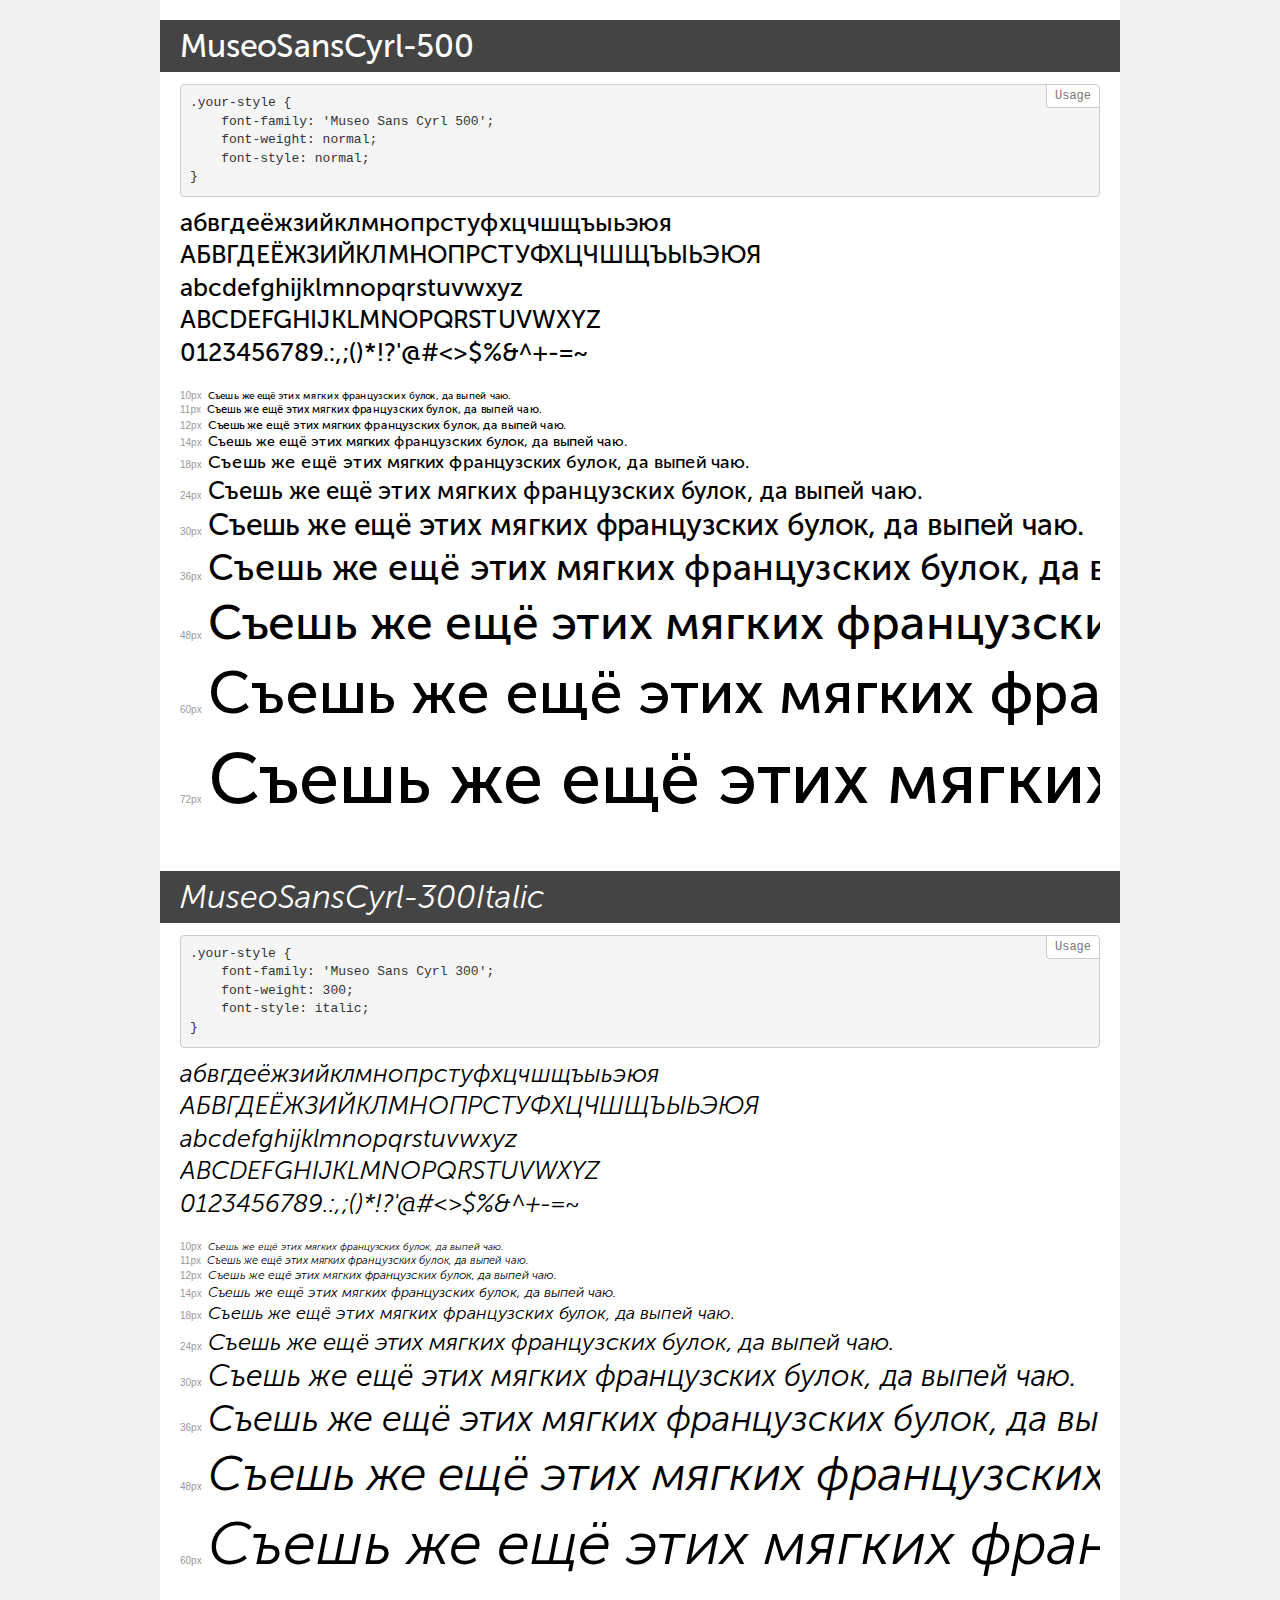
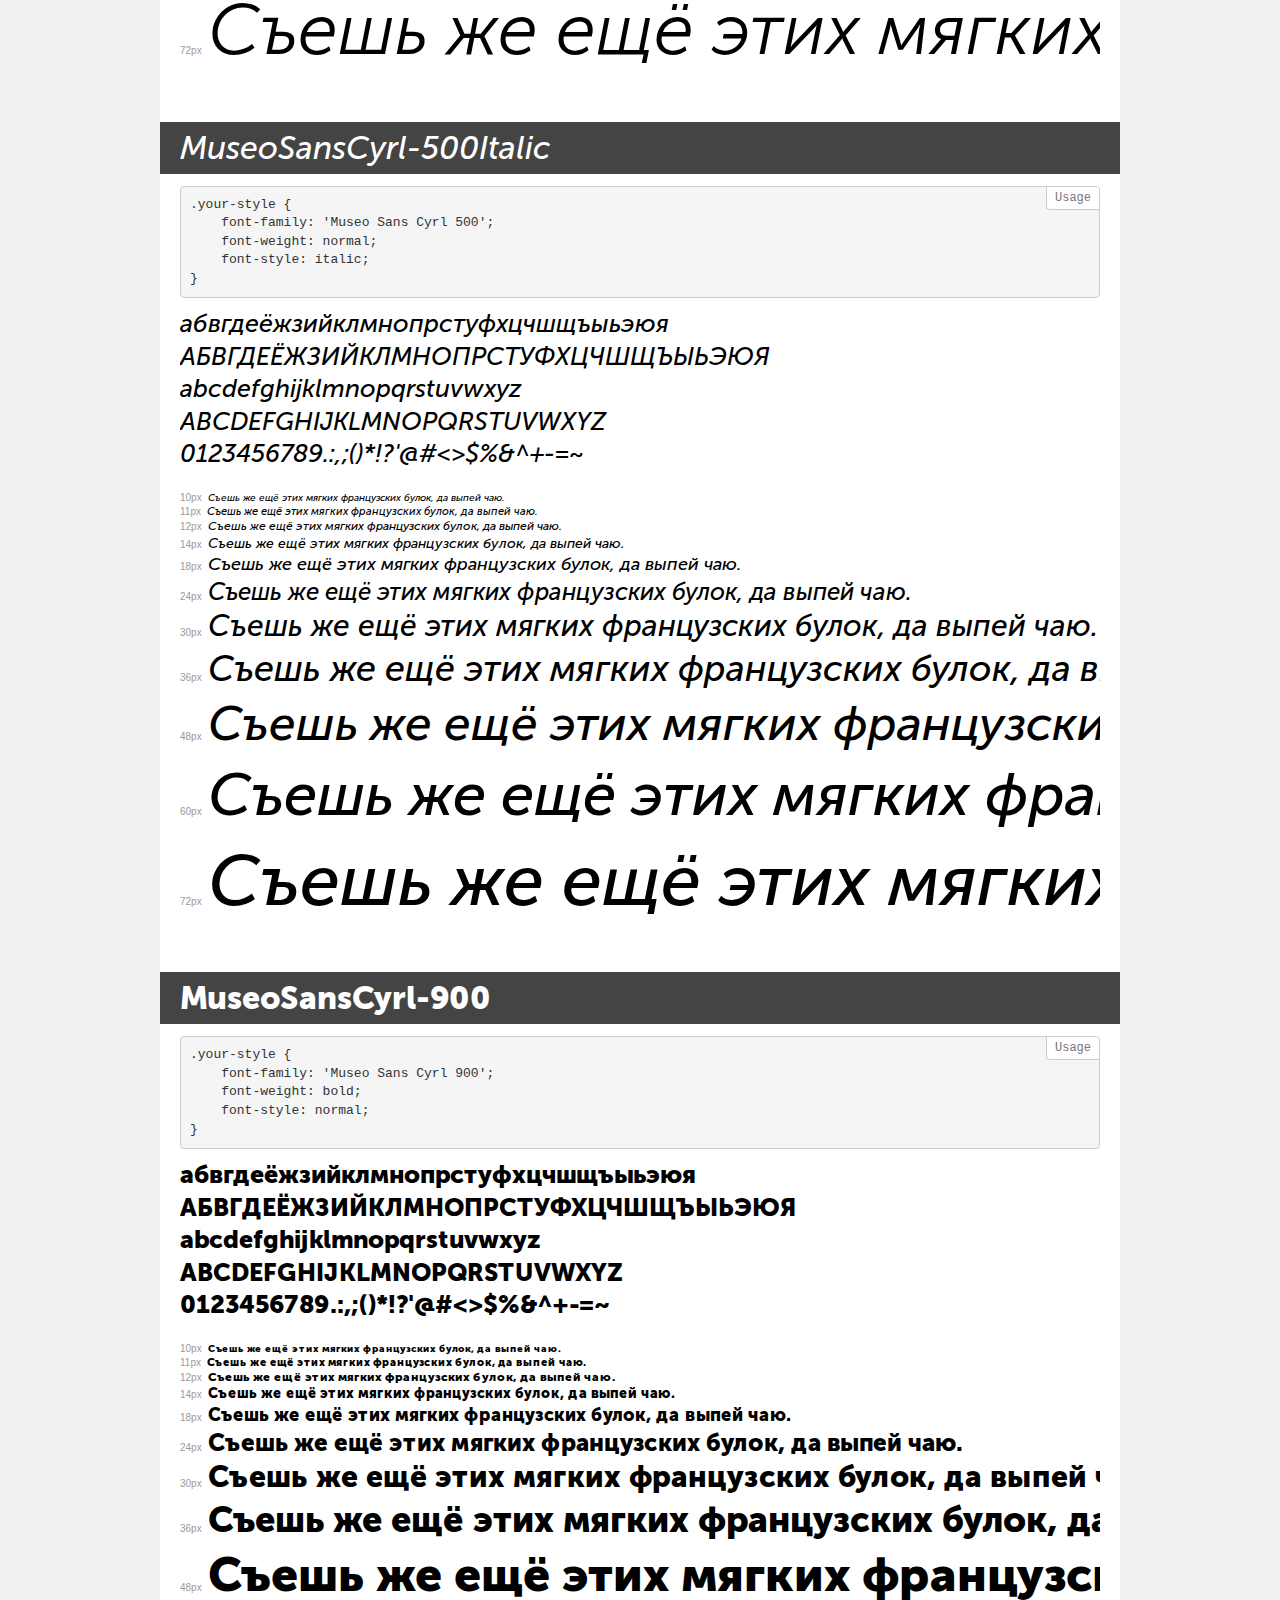
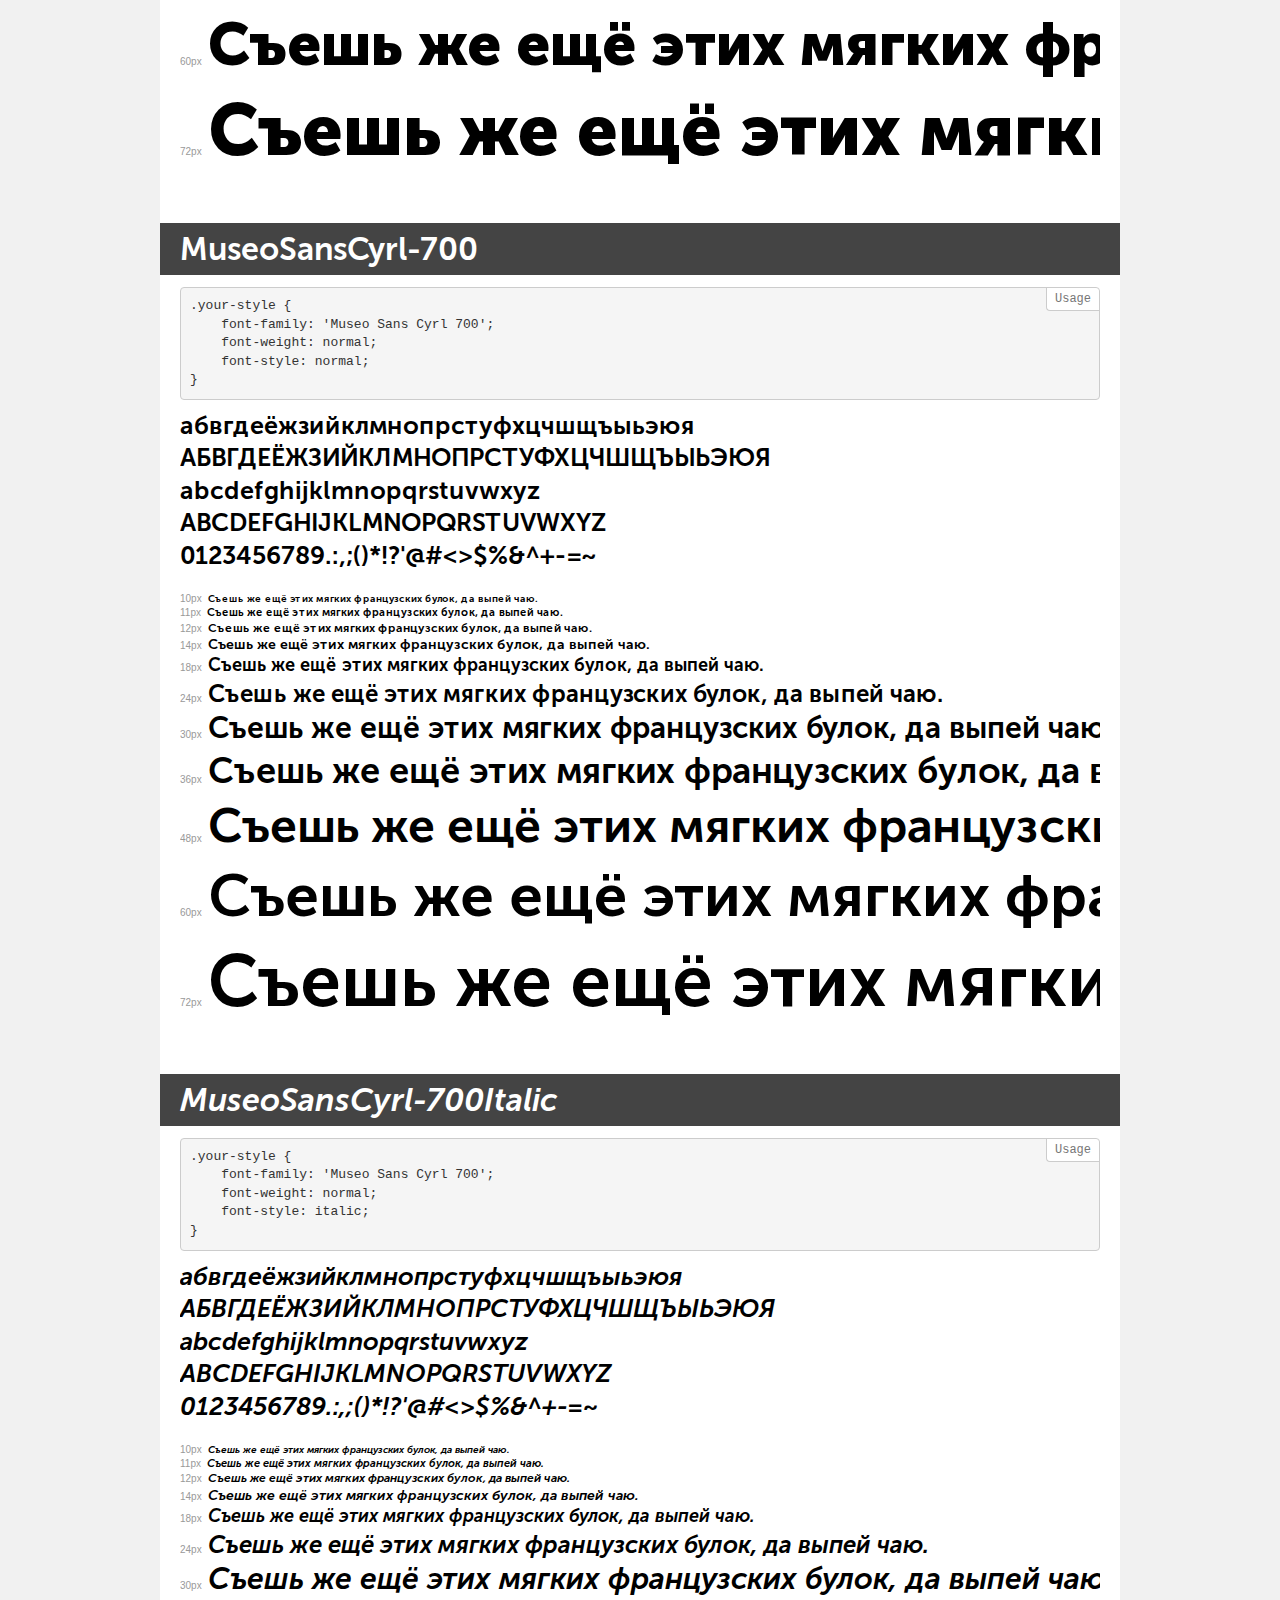
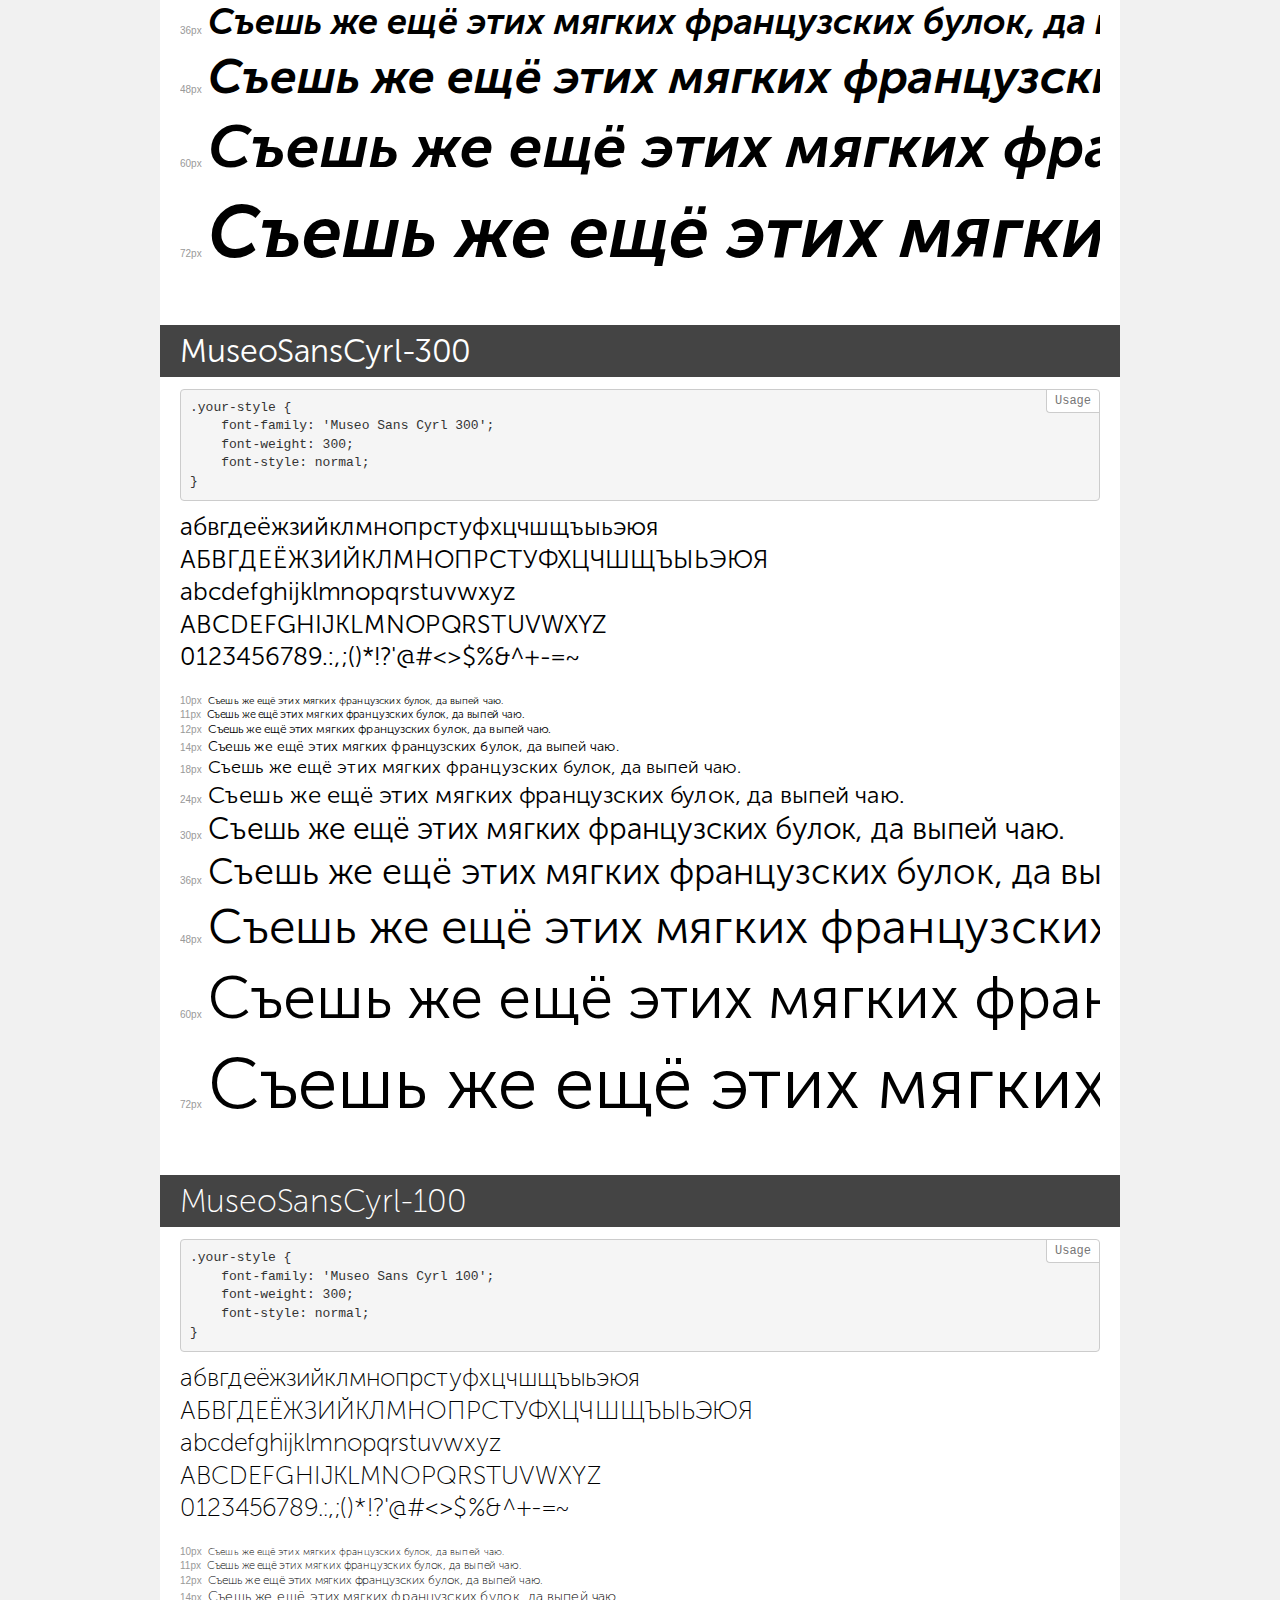
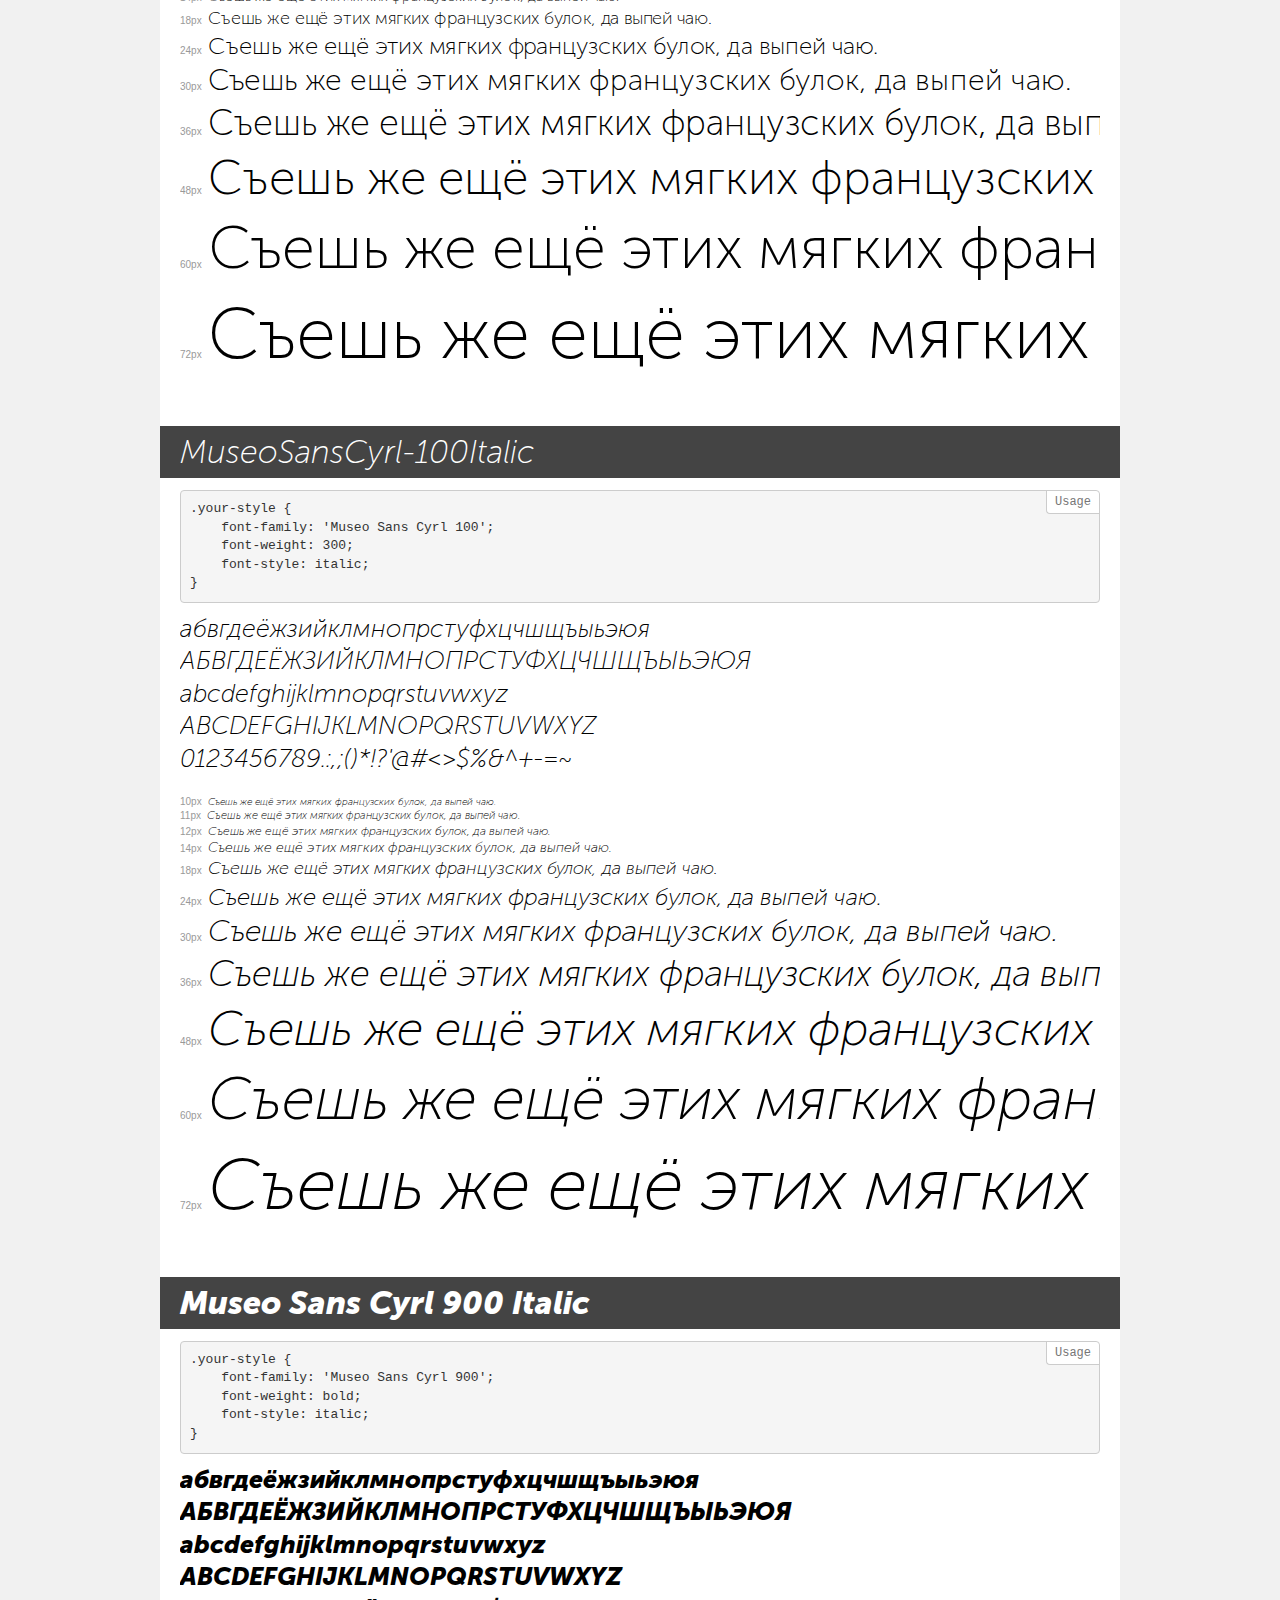
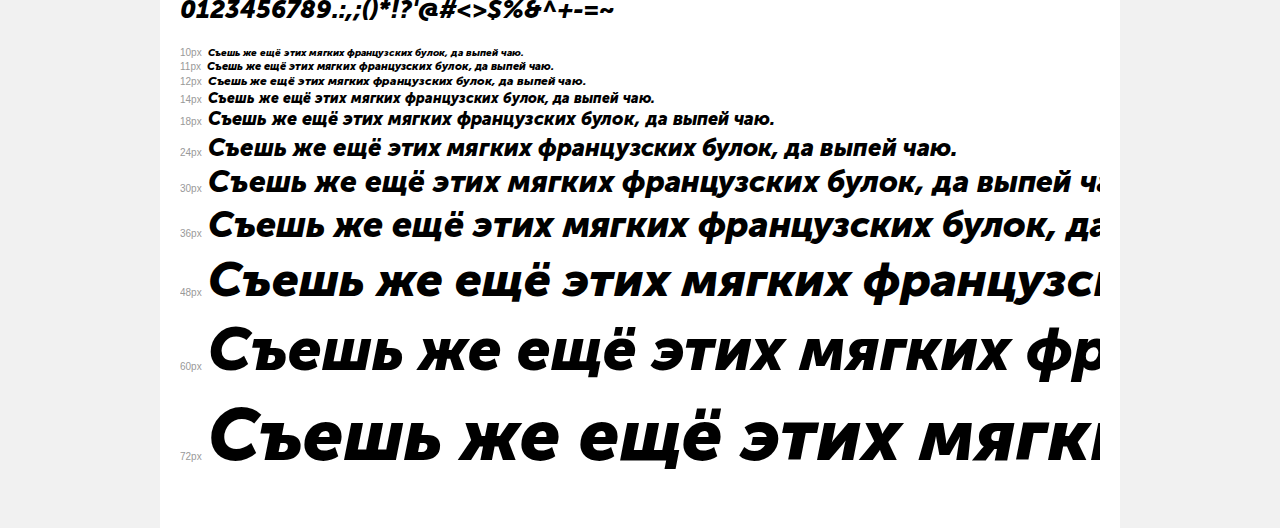
<file: fonts/demo.html>
<!DOCTYPE html>
<html>
<head>
	<meta charset="utf-8">
	<meta http-equiv="X-UA-Compatible" content="IE=edge">
	<meta name="viewport" content="width=device-width, initial-scale=1">
	<meta name="robots" content="noindex, noarchive">
	<title>Transfonter demo</title>
	<link href="stylesheet.css" rel="stylesheet">
	<style>
		/*
		http://meyerweb.com/eric/tools/css/reset/
		v2.0 | 20110126
		License: none (public domain)
		*/
		html, body, div, span, applet, object, iframe,
		h1, h2, h3, h4, h5, h6, p, blockquote, pre,
		a, abbr, acronym, address, big, cite, code,
		del, dfn, em, img, ins, kbd, q, s, samp,
		small, strike, strong, sub, sup, tt, var,
		b, u, i, center,
		dl, dt, dd, ol, ul, li,
		fieldset, form, label, legend,
		table, caption, tbody, tfoot, thead, tr, th, td,
		article, aside, canvas, details, embed,
		figure, figcaption, footer, header, hgroup,
		menu, nav, output, ruby, section, summary,
		time, mark, audio, video {
			margin: 0;
			padding: 0;
			border: 0;
			font-size: 100%;
			font: inherit;
			vertical-align: baseline;
		}
		/* HTML5 display-role reset for older browsers */
		article, aside, details, figcaption, figure,
		footer, header, hgroup, menu, nav, section {
			display: block;
		}
		body {
			line-height: 1;
		}
		ol, ul {
			list-style: none;
		}
		blockquote, q {
			quotes: none;
		}
		blockquote:before, blockquote:after,
		q:before, q:after {
			content: '';
			content: none;
		}
		table {
			border-collapse: collapse;
			border-spacing: 0;
		}
		/* common styles */
		body {
			background: #f1f1f1;
			color: #000;
		}
		.page {
			background: #fff;
			width: 920px;
			margin: 0 auto;
			padding: 20px 20px 0 20px;
			overflow: hidden;
		}
		.font-container {
			overflow-x: auto;
			overflow-y: hidden;
			margin-bottom: 40px;
			line-height: 1.3;
			white-space: nowrap;
			padding-bottom: 5px;
		}
		h1 {
			position: relative;
			background: #444;
			font-size: 32px;
			color: #fff;
			padding: 10px 20px;
			margin: 0 -20px 12px -20px;
		}
		.letters {
			font-size: 25px;
			margin-bottom: 20px;
		}
		.s10:before {
			content: '10px';
		}
		.s11:before {
			content: '11px';
		}
		.s12:before {
			content: '12px';
		}
		.s14:before {
			content: '14px';
		}
		.s18:before {
			content: '18px';
		}
		.s24:before {
			content: '24px';
		}
		.s30:before {
			content: '30px';
		}
		.s36:before {
			content: '36px';
		}
		.s48:before {
			content: '48px';
		}
		.s60:before {
			content: '60px';
		}
		.s72:before {
			content: '72px';
		}
		.s10:before, .s11:before, .s12:before, .s14:before,
		.s18:before, .s24:before, .s30:before, .s36:before,
		.s48:before, .s60:before, .s72:before {
			font-family: Arial, sans-serif;
			font-size: 10px;
			font-weight: normal;
			font-style: normal;
			color: #999;
			padding-right: 6px;
		}
		pre {
			display: block;
			position: relative;
			padding: 9px;
			margin: 0 0 10px;
			font-family: Monaco, Menlo, Consolas, "Courier New", monospace !important;
			font-size: 13px;
			line-height: 1.428571429;
			color: #333;
			font-weight: normal !important;
			font-style: normal !important;
			background-color: #f5f5f5;
			border: 1px solid #ccc;
			overflow-x: auto;
			border-radius: 4px;
		}
		pre:after {
			display: block;
			position: absolute;
			right: 0;
			top: 0;
			content: 'Usage';
			line-height: 1;
			padding: 5px 8px;
			font-size: 12px;
			color: #767676;
			background-color: #fff;
			border: 1px solid #ccc;
			border-right: none;
			border-top: none;
			border-radius: 0 4px 0 4px;
			z-index: 10;
		}
		/* responsive */
		@media (max-width: 959px) {
			.page {
				width: auto;
				margin: 0;
			}
		}
	</style>
</head>
<body>
<div class="page">
	<div class="demo" style="font-family: 'Museo Sans Cyrl 500'; font-weight: normal; font-style: normal;">
		<h1>MuseoSansCyrl-500</h1>
		<pre>.your-style {
    font-family: 'Museo Sans Cyrl 500';
    font-weight: normal;
    font-style: normal;
}</pre>
		<div class="font-container">
			<p class="letters">
				абвгдеёжзийклмнопрстуфхцчшщъыьэюя <br />
				АБВГДЕЁЖЗИЙКЛМНОПРСТУФХЦЧШЩЪЫЬЭЮЯ <br />
				abcdefghijklmnopqrstuvwxyz <br />
				ABCDEFGHIJKLMNOPQRSTUVWXYZ <br />				0123456789.:,;()*!?'@#<>$%&^+-=~
			</p>
			<p class="s10" style="font-size: 10px;">Съешь же ещё этих мягких французских булок, да выпей чаю.</p>
			<p class="s11" style="font-size: 11px;">Съешь же ещё этих мягких французских булок, да выпей чаю.</p>
			<p class="s12" style="font-size: 12px;">Съешь же ещё этих мягких французских булок, да выпей чаю.</p>
			<p class="s14" style="font-size: 14px;">Съешь же ещё этих мягких французских булок, да выпей чаю.</p>
			<p class="s18" style="font-size: 18px;">Съешь же ещё этих мягких французских булок, да выпей чаю.</p>
			<p class="s24" style="font-size: 24px;">Съешь же ещё этих мягких французских булок, да выпей чаю.</p>
			<p class="s30" style="font-size: 30px;">Съешь же ещё этих мягких французских булок, да выпей чаю.</p>
			<p class="s36" style="font-size: 36px;">Съешь же ещё этих мягких французских булок, да выпей чаю.</p>
			<p class="s48" style="font-size: 48px;">Съешь же ещё этих мягких французских булок, да выпей чаю.</p>
			<p class="s60" style="font-size: 60px;">Съешь же ещё этих мягких французских булок, да выпей чаю.</p>
			<p class="s72" style="font-size: 72px;">Съешь же ещё этих мягких французских булок, да выпей чаю.</p>
		</div>
	</div>
	<div class="demo" style="font-family: 'Museo Sans Cyrl 300'; font-weight: 300; font-style: italic;">
		<h1>MuseoSansCyrl-300Italic</h1>
		<pre>.your-style {
    font-family: 'Museo Sans Cyrl 300';
    font-weight: 300;
    font-style: italic;
}</pre>
		<div class="font-container">
			<p class="letters">
				абвгдеёжзийклмнопрстуфхцчшщъыьэюя <br />
				АБВГДЕЁЖЗИЙКЛМНОПРСТУФХЦЧШЩЪЫЬЭЮЯ <br />
				abcdefghijklmnopqrstuvwxyz <br />
				ABCDEFGHIJKLMNOPQRSTUVWXYZ <br />				0123456789.:,;()*!?'@#<>$%&^+-=~
			</p>
			<p class="s10" style="font-size: 10px;">Съешь же ещё этих мягких французских булок, да выпей чаю.</p>
			<p class="s11" style="font-size: 11px;">Съешь же ещё этих мягких французских булок, да выпей чаю.</p>
			<p class="s12" style="font-size: 12px;">Съешь же ещё этих мягких французских булок, да выпей чаю.</p>
			<p class="s14" style="font-size: 14px;">Съешь же ещё этих мягких французских булок, да выпей чаю.</p>
			<p class="s18" style="font-size: 18px;">Съешь же ещё этих мягких французских булок, да выпей чаю.</p>
			<p class="s24" style="font-size: 24px;">Съешь же ещё этих мягких французских булок, да выпей чаю.</p>
			<p class="s30" style="font-size: 30px;">Съешь же ещё этих мягких французских булок, да выпей чаю.</p>
			<p class="s36" style="font-size: 36px;">Съешь же ещё этих мягких французских булок, да выпей чаю.</p>
			<p class="s48" style="font-size: 48px;">Съешь же ещё этих мягких французских булок, да выпей чаю.</p>
			<p class="s60" style="font-size: 60px;">Съешь же ещё этих мягких французских булок, да выпей чаю.</p>
			<p class="s72" style="font-size: 72px;">Съешь же ещё этих мягких французских булок, да выпей чаю.</p>
		</div>
	</div>
	<div class="demo" style="font-family: 'Museo Sans Cyrl 500'; font-weight: normal; font-style: italic;">
		<h1>MuseoSansCyrl-500Italic</h1>
		<pre>.your-style {
    font-family: 'Museo Sans Cyrl 500';
    font-weight: normal;
    font-style: italic;
}</pre>
		<div class="font-container">
			<p class="letters">
				абвгдеёжзийклмнопрстуфхцчшщъыьэюя <br />
				АБВГДЕЁЖЗИЙКЛМНОПРСТУФХЦЧШЩЪЫЬЭЮЯ <br />
				abcdefghijklmnopqrstuvwxyz <br />
				ABCDEFGHIJKLMNOPQRSTUVWXYZ <br />				0123456789.:,;()*!?'@#<>$%&^+-=~
			</p>
			<p class="s10" style="font-size: 10px;">Съешь же ещё этих мягких французских булок, да выпей чаю.</p>
			<p class="s11" style="font-size: 11px;">Съешь же ещё этих мягких французских булок, да выпей чаю.</p>
			<p class="s12" style="font-size: 12px;">Съешь же ещё этих мягких французских булок, да выпей чаю.</p>
			<p class="s14" style="font-size: 14px;">Съешь же ещё этих мягких французских булок, да выпей чаю.</p>
			<p class="s18" style="font-size: 18px;">Съешь же ещё этих мягких французских булок, да выпей чаю.</p>
			<p class="s24" style="font-size: 24px;">Съешь же ещё этих мягких французских булок, да выпей чаю.</p>
			<p class="s30" style="font-size: 30px;">Съешь же ещё этих мягких французских булок, да выпей чаю.</p>
			<p class="s36" style="font-size: 36px;">Съешь же ещё этих мягких французских булок, да выпей чаю.</p>
			<p class="s48" style="font-size: 48px;">Съешь же ещё этих мягких французских булок, да выпей чаю.</p>
			<p class="s60" style="font-size: 60px;">Съешь же ещё этих мягких французских булок, да выпей чаю.</p>
			<p class="s72" style="font-size: 72px;">Съешь же ещё этих мягких французских булок, да выпей чаю.</p>
		</div>
	</div>
	<div class="demo" style="font-family: 'Museo Sans Cyrl 900'; font-weight: bold; font-style: normal;">
		<h1>MuseoSansCyrl-900</h1>
		<pre>.your-style {
    font-family: 'Museo Sans Cyrl 900';
    font-weight: bold;
    font-style: normal;
}</pre>
		<div class="font-container">
			<p class="letters">
				абвгдеёжзийклмнопрстуфхцчшщъыьэюя <br />
				АБВГДЕЁЖЗИЙКЛМНОПРСТУФХЦЧШЩЪЫЬЭЮЯ <br />
				abcdefghijklmnopqrstuvwxyz <br />
				ABCDEFGHIJKLMNOPQRSTUVWXYZ <br />				0123456789.:,;()*!?'@#<>$%&^+-=~
			</p>
			<p class="s10" style="font-size: 10px;">Съешь же ещё этих мягких французских булок, да выпей чаю.</p>
			<p class="s11" style="font-size: 11px;">Съешь же ещё этих мягких французских булок, да выпей чаю.</p>
			<p class="s12" style="font-size: 12px;">Съешь же ещё этих мягких французских булок, да выпей чаю.</p>
			<p class="s14" style="font-size: 14px;">Съешь же ещё этих мягких французских булок, да выпей чаю.</p>
			<p class="s18" style="font-size: 18px;">Съешь же ещё этих мягких французских булок, да выпей чаю.</p>
			<p class="s24" style="font-size: 24px;">Съешь же ещё этих мягких французских булок, да выпей чаю.</p>
			<p class="s30" style="font-size: 30px;">Съешь же ещё этих мягких французских булок, да выпей чаю.</p>
			<p class="s36" style="font-size: 36px;">Съешь же ещё этих мягких французских булок, да выпей чаю.</p>
			<p class="s48" style="font-size: 48px;">Съешь же ещё этих мягких французских булок, да выпей чаю.</p>
			<p class="s60" style="font-size: 60px;">Съешь же ещё этих мягких французских булок, да выпей чаю.</p>
			<p class="s72" style="font-size: 72px;">Съешь же ещё этих мягких французских булок, да выпей чаю.</p>
		</div>
	</div>
	<div class="demo" style="font-family: 'Museo Sans Cyrl 700'; font-weight: normal; font-style: normal;">
		<h1>MuseoSansCyrl-700</h1>
		<pre>.your-style {
    font-family: 'Museo Sans Cyrl 700';
    font-weight: normal;
    font-style: normal;
}</pre>
		<div class="font-container">
			<p class="letters">
				абвгдеёжзийклмнопрстуфхцчшщъыьэюя <br />
				АБВГДЕЁЖЗИЙКЛМНОПРСТУФХЦЧШЩЪЫЬЭЮЯ <br />
				abcdefghijklmnopqrstuvwxyz <br />
				ABCDEFGHIJKLMNOPQRSTUVWXYZ <br />				0123456789.:,;()*!?'@#<>$%&^+-=~
			</p>
			<p class="s10" style="font-size: 10px;">Съешь же ещё этих мягких французских булок, да выпей чаю.</p>
			<p class="s11" style="font-size: 11px;">Съешь же ещё этих мягких французских булок, да выпей чаю.</p>
			<p class="s12" style="font-size: 12px;">Съешь же ещё этих мягких французских булок, да выпей чаю.</p>
			<p class="s14" style="font-size: 14px;">Съешь же ещё этих мягких французских булок, да выпей чаю.</p>
			<p class="s18" style="font-size: 18px;">Съешь же ещё этих мягких французских булок, да выпей чаю.</p>
			<p class="s24" style="font-size: 24px;">Съешь же ещё этих мягких французских булок, да выпей чаю.</p>
			<p class="s30" style="font-size: 30px;">Съешь же ещё этих мягких французских булок, да выпей чаю.</p>
			<p class="s36" style="font-size: 36px;">Съешь же ещё этих мягких французских булок, да выпей чаю.</p>
			<p class="s48" style="font-size: 48px;">Съешь же ещё этих мягких французских булок, да выпей чаю.</p>
			<p class="s60" style="font-size: 60px;">Съешь же ещё этих мягких французских булок, да выпей чаю.</p>
			<p class="s72" style="font-size: 72px;">Съешь же ещё этих мягких французских булок, да выпей чаю.</p>
		</div>
	</div>
	<div class="demo" style="font-family: 'Museo Sans Cyrl 700'; font-weight: normal; font-style: italic;">
		<h1>MuseoSansCyrl-700Italic</h1>
		<pre>.your-style {
    font-family: 'Museo Sans Cyrl 700';
    font-weight: normal;
    font-style: italic;
}</pre>
		<div class="font-container">
			<p class="letters">
				абвгдеёжзийклмнопрстуфхцчшщъыьэюя <br />
				АБВГДЕЁЖЗИЙКЛМНОПРСТУФХЦЧШЩЪЫЬЭЮЯ <br />
				abcdefghijklmnopqrstuvwxyz <br />
				ABCDEFGHIJKLMNOPQRSTUVWXYZ <br />				0123456789.:,;()*!?'@#<>$%&^+-=~
			</p>
			<p class="s10" style="font-size: 10px;">Съешь же ещё этих мягких французских булок, да выпей чаю.</p>
			<p class="s11" style="font-size: 11px;">Съешь же ещё этих мягких французских булок, да выпей чаю.</p>
			<p class="s12" style="font-size: 12px;">Съешь же ещё этих мягких французских булок, да выпей чаю.</p>
			<p class="s14" style="font-size: 14px;">Съешь же ещё этих мягких французских булок, да выпей чаю.</p>
			<p class="s18" style="font-size: 18px;">Съешь же ещё этих мягких французских булок, да выпей чаю.</p>
			<p class="s24" style="font-size: 24px;">Съешь же ещё этих мягких французских булок, да выпей чаю.</p>
			<p class="s30" style="font-size: 30px;">Съешь же ещё этих мягких французских булок, да выпей чаю.</p>
			<p class="s36" style="font-size: 36px;">Съешь же ещё этих мягких французских булок, да выпей чаю.</p>
			<p class="s48" style="font-size: 48px;">Съешь же ещё этих мягких французских булок, да выпей чаю.</p>
			<p class="s60" style="font-size: 60px;">Съешь же ещё этих мягких французских булок, да выпей чаю.</p>
			<p class="s72" style="font-size: 72px;">Съешь же ещё этих мягких французских булок, да выпей чаю.</p>
		</div>
	</div>
	<div class="demo" style="font-family: 'Museo Sans Cyrl 300'; font-weight: 300; font-style: normal;">
		<h1>MuseoSansCyrl-300</h1>
		<pre>.your-style {
    font-family: 'Museo Sans Cyrl 300';
    font-weight: 300;
    font-style: normal;
}</pre>
		<div class="font-container">
			<p class="letters">
				абвгдеёжзийклмнопрстуфхцчшщъыьэюя <br />
				АБВГДЕЁЖЗИЙКЛМНОПРСТУФХЦЧШЩЪЫЬЭЮЯ <br />
				abcdefghijklmnopqrstuvwxyz <br />
				ABCDEFGHIJKLMNOPQRSTUVWXYZ <br />				0123456789.:,;()*!?'@#<>$%&^+-=~
			</p>
			<p class="s10" style="font-size: 10px;">Съешь же ещё этих мягких французских булок, да выпей чаю.</p>
			<p class="s11" style="font-size: 11px;">Съешь же ещё этих мягких французских булок, да выпей чаю.</p>
			<p class="s12" style="font-size: 12px;">Съешь же ещё этих мягких французских булок, да выпей чаю.</p>
			<p class="s14" style="font-size: 14px;">Съешь же ещё этих мягких французских булок, да выпей чаю.</p>
			<p class="s18" style="font-size: 18px;">Съешь же ещё этих мягких французских булок, да выпей чаю.</p>
			<p class="s24" style="font-size: 24px;">Съешь же ещё этих мягких французских булок, да выпей чаю.</p>
			<p class="s30" style="font-size: 30px;">Съешь же ещё этих мягких французских булок, да выпей чаю.</p>
			<p class="s36" style="font-size: 36px;">Съешь же ещё этих мягких французских булок, да выпей чаю.</p>
			<p class="s48" style="font-size: 48px;">Съешь же ещё этих мягких французских булок, да выпей чаю.</p>
			<p class="s60" style="font-size: 60px;">Съешь же ещё этих мягких французских булок, да выпей чаю.</p>
			<p class="s72" style="font-size: 72px;">Съешь же ещё этих мягких французских булок, да выпей чаю.</p>
		</div>
	</div>
	<div class="demo" style="font-family: 'Museo Sans Cyrl 100'; font-weight: 300; font-style: normal;">
		<h1>MuseoSansCyrl-100</h1>
		<pre>.your-style {
    font-family: 'Museo Sans Cyrl 100';
    font-weight: 300;
    font-style: normal;
}</pre>
		<div class="font-container">
			<p class="letters">
				абвгдеёжзийклмнопрстуфхцчшщъыьэюя <br />
				АБВГДЕЁЖЗИЙКЛМНОПРСТУФХЦЧШЩЪЫЬЭЮЯ <br />
				abcdefghijklmnopqrstuvwxyz <br />
				ABCDEFGHIJKLMNOPQRSTUVWXYZ <br />				0123456789.:,;()*!?'@#<>$%&^+-=~
			</p>
			<p class="s10" style="font-size: 10px;">Съешь же ещё этих мягких французских булок, да выпей чаю.</p>
			<p class="s11" style="font-size: 11px;">Съешь же ещё этих мягких французских булок, да выпей чаю.</p>
			<p class="s12" style="font-size: 12px;">Съешь же ещё этих мягких французских булок, да выпей чаю.</p>
			<p class="s14" style="font-size: 14px;">Съешь же ещё этих мягких французских булок, да выпей чаю.</p>
			<p class="s18" style="font-size: 18px;">Съешь же ещё этих мягких французских булок, да выпей чаю.</p>
			<p class="s24" style="font-size: 24px;">Съешь же ещё этих мягких французских булок, да выпей чаю.</p>
			<p class="s30" style="font-size: 30px;">Съешь же ещё этих мягких французских булок, да выпей чаю.</p>
			<p class="s36" style="font-size: 36px;">Съешь же ещё этих мягких французских булок, да выпей чаю.</p>
			<p class="s48" style="font-size: 48px;">Съешь же ещё этих мягких французских булок, да выпей чаю.</p>
			<p class="s60" style="font-size: 60px;">Съешь же ещё этих мягких французских булок, да выпей чаю.</p>
			<p class="s72" style="font-size: 72px;">Съешь же ещё этих мягких французских булок, да выпей чаю.</p>
		</div>
	</div>
	<div class="demo" style="font-family: 'Museo Sans Cyrl 100'; font-weight: 300; font-style: italic;">
		<h1>MuseoSansCyrl-100Italic</h1>
		<pre>.your-style {
    font-family: 'Museo Sans Cyrl 100';
    font-weight: 300;
    font-style: italic;
}</pre>
		<div class="font-container">
			<p class="letters">
				абвгдеёжзийклмнопрстуфхцчшщъыьэюя <br />
				АБВГДЕЁЖЗИЙКЛМНОПРСТУФХЦЧШЩЪЫЬЭЮЯ <br />
				abcdefghijklmnopqrstuvwxyz <br />
				ABCDEFGHIJKLMNOPQRSTUVWXYZ <br />				0123456789.:,;()*!?'@#<>$%&^+-=~
			</p>
			<p class="s10" style="font-size: 10px;">Съешь же ещё этих мягких французских булок, да выпей чаю.</p>
			<p class="s11" style="font-size: 11px;">Съешь же ещё этих мягких французских булок, да выпей чаю.</p>
			<p class="s12" style="font-size: 12px;">Съешь же ещё этих мягких французских булок, да выпей чаю.</p>
			<p class="s14" style="font-size: 14px;">Съешь же ещё этих мягких французских булок, да выпей чаю.</p>
			<p class="s18" style="font-size: 18px;">Съешь же ещё этих мягких французских булок, да выпей чаю.</p>
			<p class="s24" style="font-size: 24px;">Съешь же ещё этих мягких французских булок, да выпей чаю.</p>
			<p class="s30" style="font-size: 30px;">Съешь же ещё этих мягких французских булок, да выпей чаю.</p>
			<p class="s36" style="font-size: 36px;">Съешь же ещё этих мягких французских булок, да выпей чаю.</p>
			<p class="s48" style="font-size: 48px;">Съешь же ещё этих мягких французских булок, да выпей чаю.</p>
			<p class="s60" style="font-size: 60px;">Съешь же ещё этих мягких французских булок, да выпей чаю.</p>
			<p class="s72" style="font-size: 72px;">Съешь же ещё этих мягких французских булок, да выпей чаю.</p>
		</div>
	</div>
	<div class="demo" style="font-family: 'Museo Sans Cyrl 900'; font-weight: bold; font-style: italic;">
		<h1>Museo Sans Cyrl 900 Italic</h1>
		<pre>.your-style {
    font-family: 'Museo Sans Cyrl 900';
    font-weight: bold;
    font-style: italic;
}</pre>
		<div class="font-container">
			<p class="letters">
				абвгдеёжзийклмнопрстуфхцчшщъыьэюя <br />
				АБВГДЕЁЖЗИЙКЛМНОПРСТУФХЦЧШЩЪЫЬЭЮЯ <br />
				abcdefghijklmnopqrstuvwxyz <br />
				ABCDEFGHIJKLMNOPQRSTUVWXYZ <br />				0123456789.:,;()*!?'@#<>$%&^+-=~
			</p>
			<p class="s10" style="font-size: 10px;">Съешь же ещё этих мягких французских булок, да выпей чаю.</p>
			<p class="s11" style="font-size: 11px;">Съешь же ещё этих мягких французских булок, да выпей чаю.</p>
			<p class="s12" style="font-size: 12px;">Съешь же ещё этих мягких французских булок, да выпей чаю.</p>
			<p class="s14" style="font-size: 14px;">Съешь же ещё этих мягких французских булок, да выпей чаю.</p>
			<p class="s18" style="font-size: 18px;">Съешь же ещё этих мягких французских булок, да выпей чаю.</p>
			<p class="s24" style="font-size: 24px;">Съешь же ещё этих мягких французских булок, да выпей чаю.</p>
			<p class="s30" style="font-size: 30px;">Съешь же ещё этих мягких французских булок, да выпей чаю.</p>
			<p class="s36" style="font-size: 36px;">Съешь же ещё этих мягких французских булок, да выпей чаю.</p>
			<p class="s48" style="font-size: 48px;">Съешь же ещё этих мягких французских булок, да выпей чаю.</p>
			<p class="s60" style="font-size: 60px;">Съешь же ещё этих мягких французских булок, да выпей чаю.</p>
			<p class="s72" style="font-size: 72px;">Съешь же ещё этих мягких французских булок, да выпей чаю.</p>
		</div>
	</div>
</div>
</body>
</html>
</file>
<file: fonts/stylesheet.css>
/* This stylesheet generated by Transfonter (https://transfonter.org) on July 26, 2017 7:15 PM */

@font-face {
	font-family: 'Museo Sans Cyrl 500';
	src: url('MuseoSansCyrl-500.eot');
	src: local('MuseoSansCyrl-500'),
		url('MuseoSansCyrl-500.eot?#iefix') format('embedded-opentype'),
		url('MuseoSansCyrl-500.woff') format('woff'),
		url('MuseoSansCyrl-500.ttf') format('truetype');
	font-weight: normal;
	font-style: normal;
}

@font-face {
	font-family: 'Museo Sans Cyrl 300';
	src: url('MuseoSansCyrl-300Italic.eot');
	src: local('MuseoSansCyrl-300Italic'),
		url('MuseoSansCyrl-300Italic.eot?#iefix') format('embedded-opentype'),
		url('MuseoSansCyrl-300Italic.woff') format('woff'),
		url('MuseoSansCyrl-300Italic.ttf') format('truetype');
	font-weight: 300;
	font-style: italic;
}

@font-face {
	font-family: 'Museo Sans Cyrl 500';
	src: url('MuseoSansCyrl-500Italic.eot');
	src: local('MuseoSansCyrl-500Italic'),
		url('MuseoSansCyrl-500Italic.eot?#iefix') format('embedded-opentype'),
		url('MuseoSansCyrl-500Italic.woff') format('woff'),
		url('MuseoSansCyrl-500Italic.ttf') format('truetype');
	font-weight: normal;
	font-style: italic;
}

@font-face {
	font-family: 'Museo Sans Cyrl 900';
	src: url('MuseoSansCyrl-900.eot');
	src: local('MuseoSansCyrl-900'),
		url('MuseoSansCyrl-900.eot?#iefix') format('embedded-opentype'),
		url('MuseoSansCyrl-900.woff') format('woff'),
		url('MuseoSansCyrl-900.ttf') format('truetype');
	font-weight: bold;
	font-style: normal;
}

@font-face {
	font-family: 'Museo Sans Cyrl 700';
	src: url('MuseoSansCyrl-700.eot');
	src: local('MuseoSansCyrl-700'),
		url('MuseoSansCyrl-700.eot?#iefix') format('embedded-opentype'),
		url('MuseoSansCyrl-700.woff') format('woff'),
		url('MuseoSansCyrl-700.ttf') format('truetype');
	font-weight: normal;
	font-style: normal;
}

@font-face {
	font-family: 'Museo Sans Cyrl 700';
	src: url('MuseoSansCyrl-700Italic.eot');
	src: local('MuseoSansCyrl-700Italic'),
		url('MuseoSansCyrl-700Italic.eot?#iefix') format('embedded-opentype'),
		url('MuseoSansCyrl-700Italic.woff') format('woff'),
		url('MuseoSansCyrl-700Italic.ttf') format('truetype');
	font-weight: normal;
	font-style: italic;
}

@font-face {
	font-family: 'Museo Sans Cyrl 300';
	src: url('MuseoSansCyrl-300.eot');
	src: local('MuseoSansCyrl-300'),
		url('MuseoSansCyrl-300.eot?#iefix') format('embedded-opentype'),
		url('MuseoSansCyrl-300.woff') format('woff'),
		url('MuseoSansCyrl-300.ttf') format('truetype');
	font-weight: 300;
	font-style: normal;
}

@font-face {
	font-family: 'Museo Sans Cyrl 100';
	src: url('MuseoSansCyrl-100.eot');
	src: local('MuseoSansCyrl-100'),
		url('MuseoSansCyrl-100.eot?#iefix') format('embedded-opentype'),
		url('MuseoSansCyrl-100.woff') format('woff'),
		url('MuseoSansCyrl-100.ttf') format('truetype');
	font-weight: 300;
	font-style: normal;
}

@font-face {
	font-family: 'Museo Sans Cyrl 100';
	src: url('MuseoSansCyrl-100Italic.eot');
	src: local('MuseoSansCyrl-100Italic'),
		url('MuseoSansCyrl-100Italic.eot?#iefix') format('embedded-opentype'),
		url('MuseoSansCyrl-100Italic.woff') format('woff'),
		url('MuseoSansCyrl-100Italic.ttf') format('truetype');
	font-weight: 300;
	font-style: italic;
}

@font-face {
	font-family: 'Museo Sans Cyrl 900';
	src: url('MuseoSansCyrl-900Italic.eot');
	src: local('Museo Sans Cyrl 900 Italic'), local('MuseoSansCyrl-900Italic'),
		url('MuseoSansCyrl-900Italic.eot?#iefix') format('embedded-opentype'),
		url('MuseoSansCyrl-900Italic.woff') format('woff'),
		url('MuseoSansCyrl-900Italic.ttf') format('truetype');
	font-weight: bold;
	font-style: italic;
}
</file>
